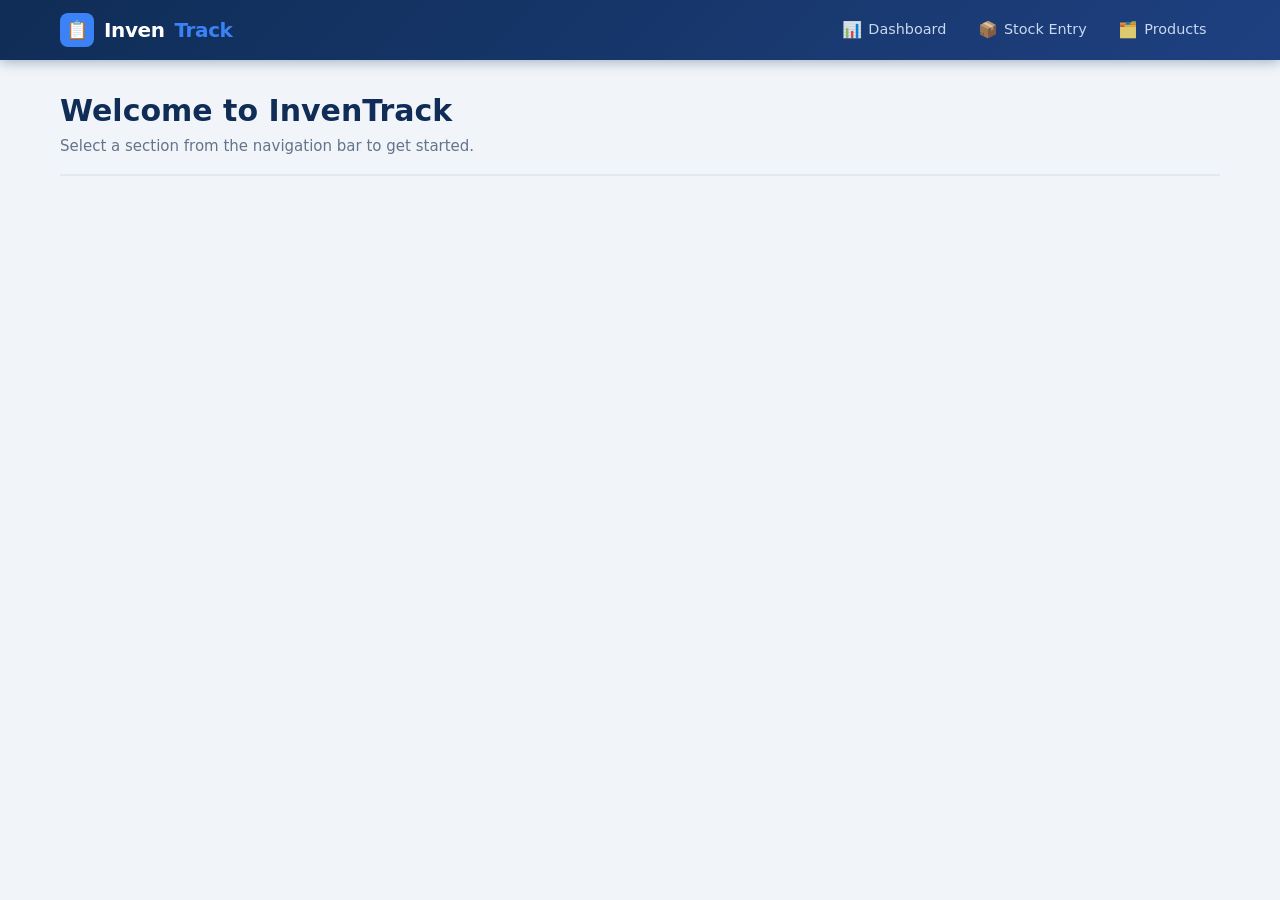
<file: index.html>
<!DOCTYPE html>
<html lang="en">
<head>
  <meta charset="UTF-8" />
  <meta name="viewport" content="width=device-width, initial-scale=1.0" />
  <meta name="description"
        content="InvenTrack — A lightweight inventory control system for managing products and stock movements." />
  <title>InvenTrack — Home</title>
  <link rel="stylesheet" href="shared/style.css" />
</head>
<body>

  <!-- Nav bar injected by shared/nav.js -->
  <script src="shared/nav.js" defer></script>

  <main class="page-wrapper" id="main-content">
    <header class="page-header">
      <h1>Welcome to InvenTrack</h1>
      <p>Select a section from the navigation bar to get started.</p>
    </header>

    <!-- Module root — content injected by each page's module script -->
    <div id="module-root"></div>
  </main>

  <!-- Shared data layer (available globally as window.InvenTrack) -->
  <script src="shared/data.js"></script>

</body>
</html>
</file>
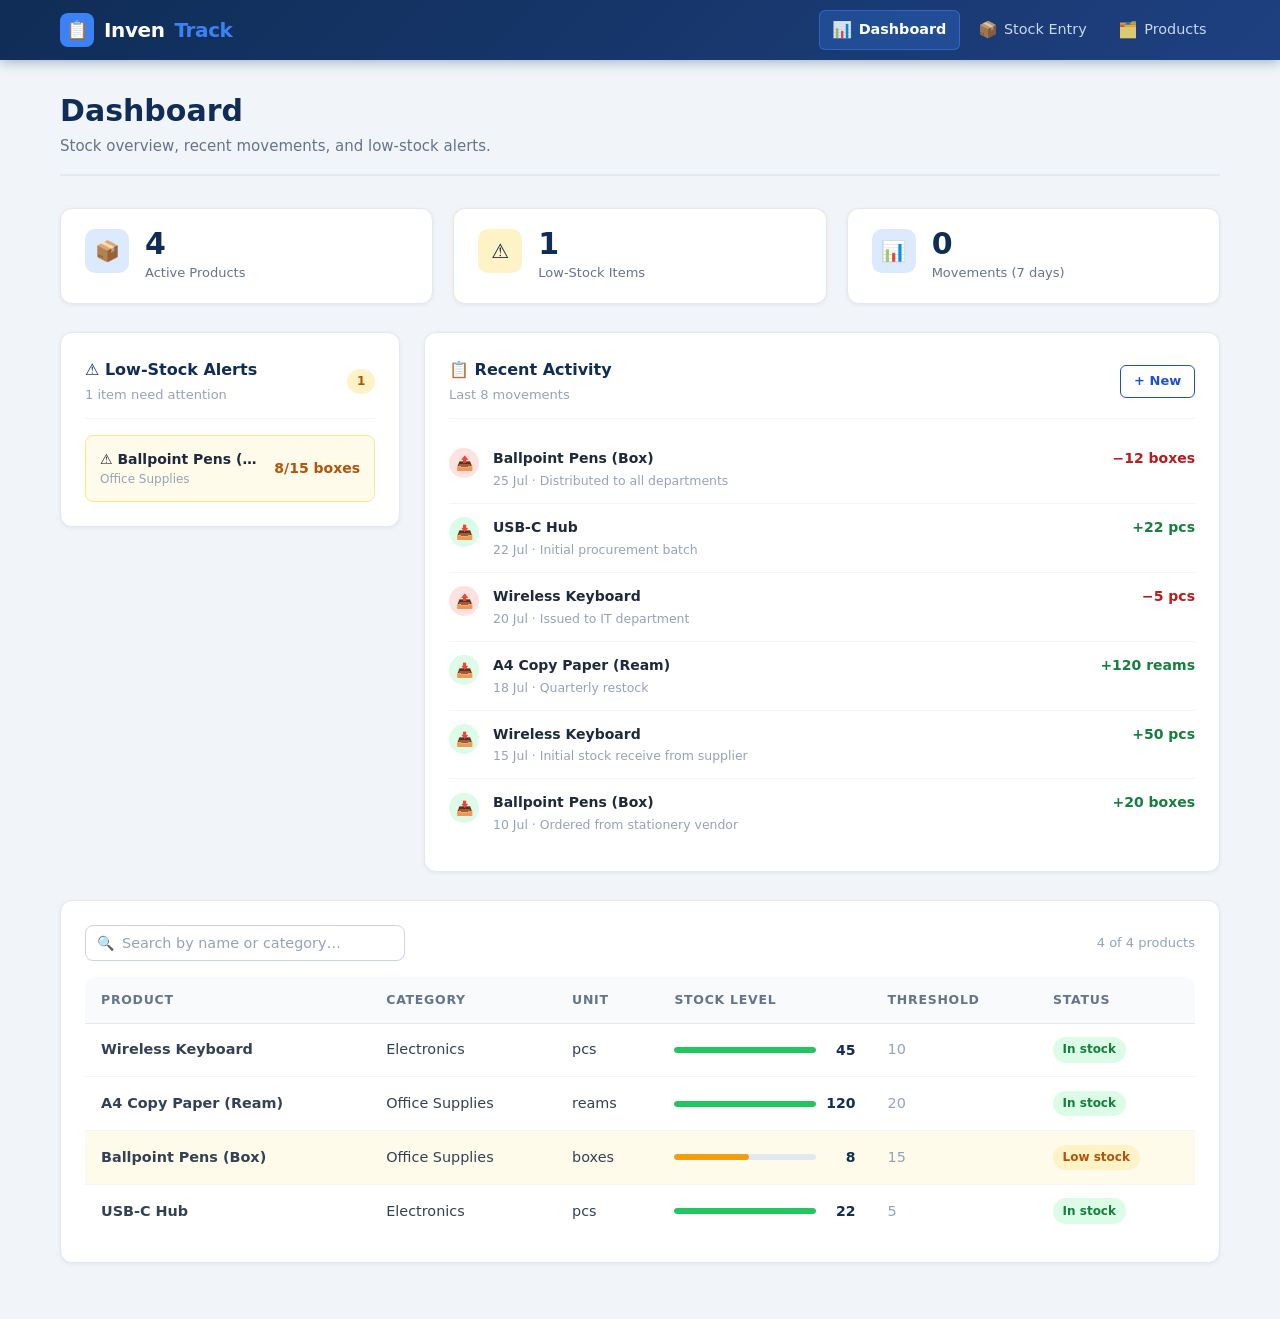
<file: dashboard.html>
<!DOCTYPE html>
<html lang="en">
<head>
  <meta charset="UTF-8" />
  <meta name="viewport" content="width=device-width, initial-scale=1.0" />
  <meta name="description"
        content="Inventory Dashboard showing stock and supply overview, analytics, recent movements, and low-stock alerts" />
  <title>Dashboard — InvenTrack</title>
  <link rel="stylesheet" href="shared/style.css" />
  <link rel="stylesheet" href="dashboard.css" />
</head>
<body>

  <!-- Nav bar injected by shared/nav.js -->
  <script src="shared/nav.js" defer></script>

  <main class="page-wrapper" id="main-content">
    <header class="page-header">
      <h1>Dashboard</h1>
      <p>Stock overview, recent movements, and low-stock alerts.</p>
    </header>

    <!-- Module root — dashboard widgets injected here by dashboard module -->
    <div id="module-root"></div>
  </main>

  <!-- Shared data layer (available globally as window.InvenTrack) -->
  <script src="shared/data.js"></script>
  <!-- Dashboard module -->
  <script src="dashboard.js"></script>

</body>
</html>
</file>
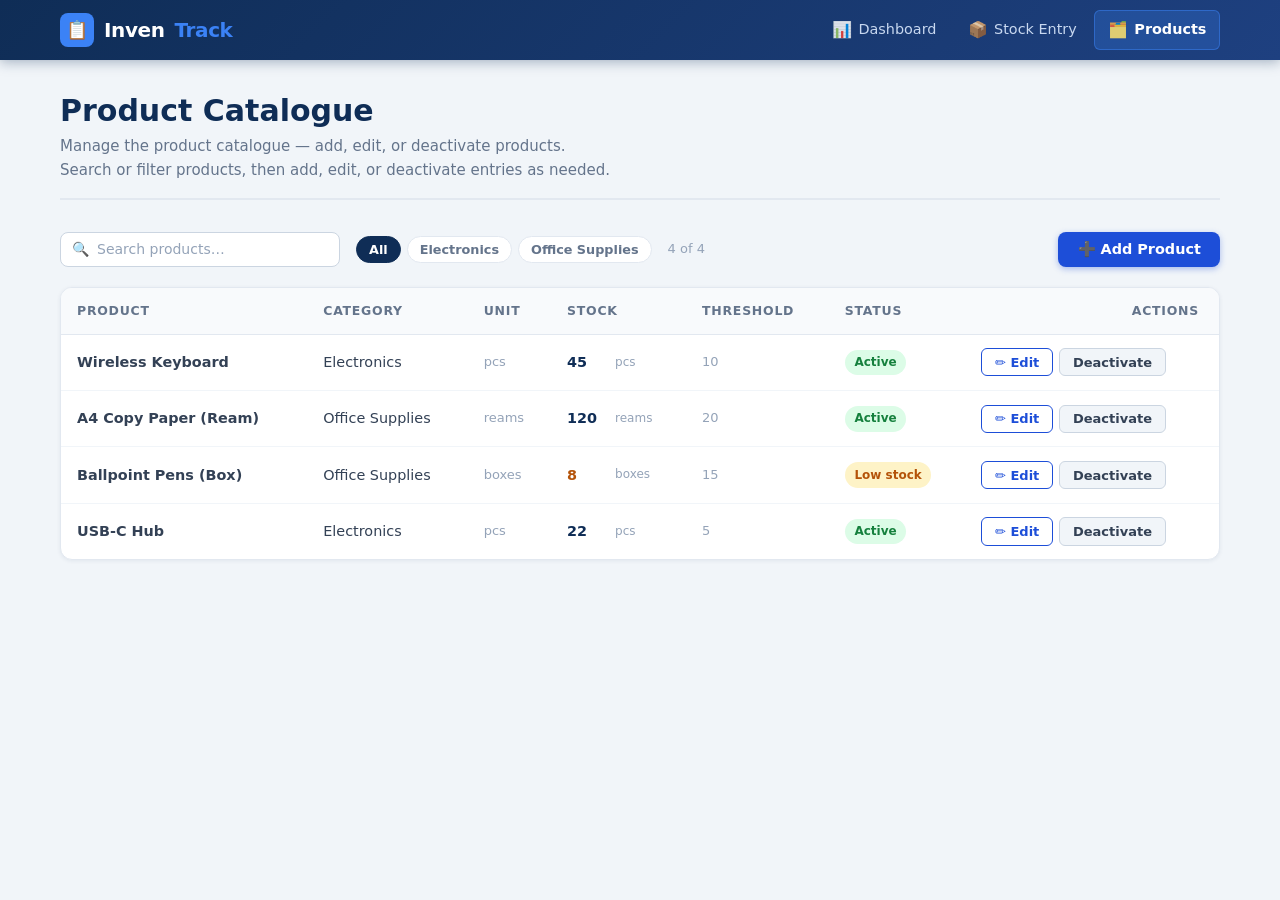
<file: products.html>
<!DOCTYPE html>
<html lang="en">
<head>
  <meta charset="UTF-8" />
  <meta name="viewport" content="width=device-width, initial-scale=1.0" />
  <meta name="description"
        content="InvenTrack Products — Manage your product catalogue: add, edit, and deactivate products." />
  <title>Products — InvenTrack</title>
  <link rel="stylesheet" href="shared/style.css" />
  <link rel="stylesheet" href="products.css" />
</head>
<body>

  <!-- Nav bar injected by shared/nav.js -->
  <script src="shared/nav.js" defer></script>

  <main class="page-wrapper" id="main-content">
    <header class="page-header">
  <h1>Product Catalogue</h1>
  <p>Manage the product catalogue — add, edit, or deactivate products.</p>
  <p class="page-subtext">Search or filter products, then add, edit, or deactivate entries as needed.</p>
  </header>

    <!-- Module root — product table and management UI injected here -->
    <div id="module-root"></div>
  </main>

  <!-- Shared data layer (available globally as window.InvenTrack) -->
  <script src="shared/data.js"></script>
  <!-- Products module -->
  <script src="products.js"></script>

</body>
</html>
</file>
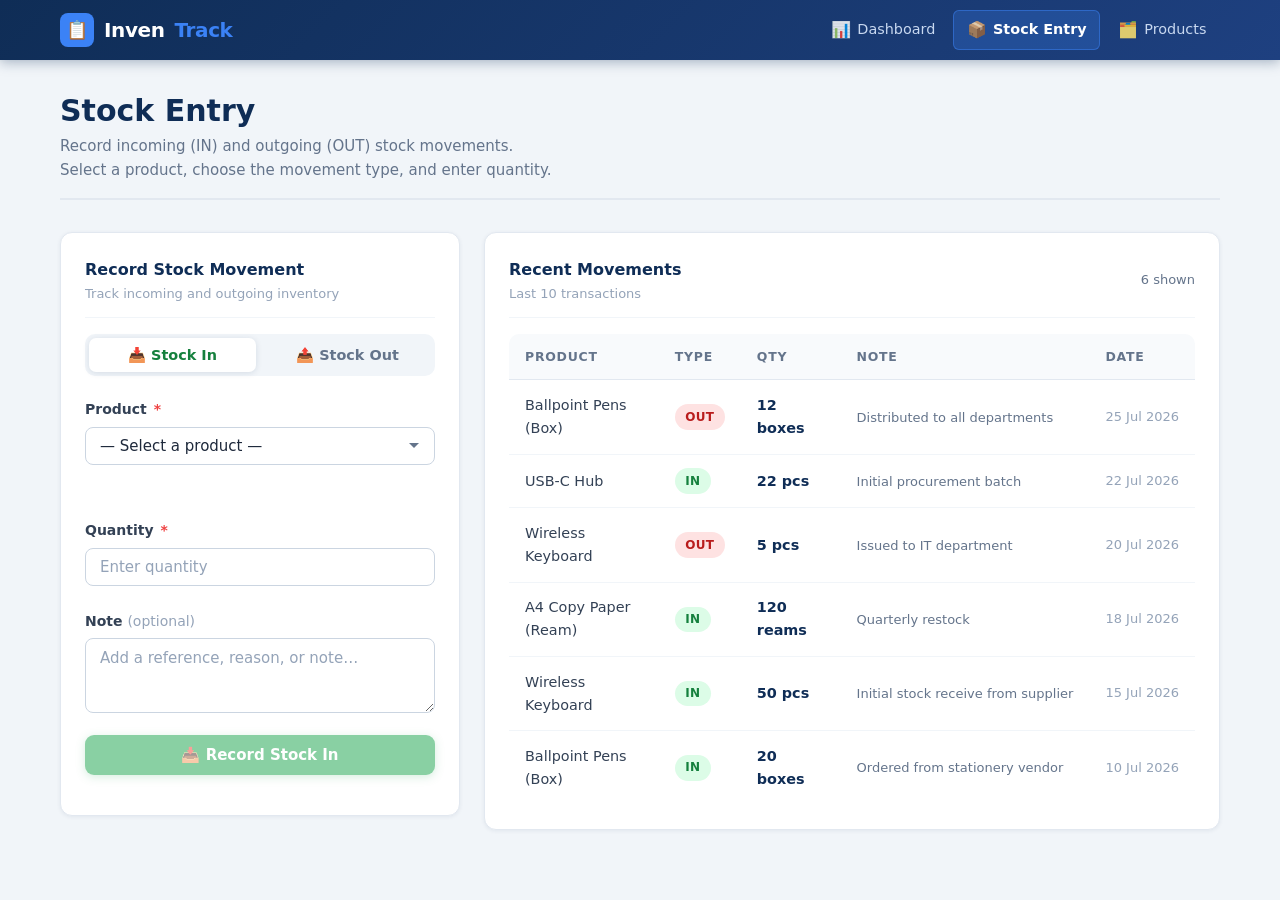
<file: stock-movement.html>
<!DOCTYPE html>
<html lang="en">
<head>
  <meta charset="UTF-8" />
  <meta name="viewport" content="width=device-width, initial-scale=1.0" />
  <meta name="description"
        content="InvenTrack Stock Entry — Record incoming and outgoing stock movements for your products." />
  <title>Stock Entry — InvenTrack</title>
  <link rel="stylesheet" href="shared/style.css" />
  <link rel="stylesheet" href="stock-movement.css" />
</head>
<body>

  <!-- Nav bar injected by shared/nav.js -->
  <script src="shared/nav.js" defer></script>

  <main class="page-wrapper" id="main-content">
    <header class="page-header">
      <h1>Stock  Entry</h1>
      <p>Record incoming (IN) and outgoing (OUT) stock movements.</p>
      <p class="page-subtext">Select a product, choose the movement type, and enter quantity.</p>
    </header>

    <!-- Module root — stock entry form and movement log injected here -->
    <div id="module-root"></div>
  </main>

  <!-- Shared data layer (available globally as window.InvenTrack) -->
  <script src="shared/data.js"></script>
  <!-- Stock movement module -->
  <script src="stock-movement.js"></script>

</body>
</html>
</file>
<file: shared/style.css>
/* ============================================================
   InvenTrack — Global Stylesheet
   Palette: Navy (#0f2d56) · Slate (#2d4a6e) · Accent (#3b82f6)
            Neutral-50 (#f8fafc) · Neutral-100 (#f1f5f9)
            Neutral-700 (#334155) · White (#ffffff)
   ============================================================ */

/* ---------- Reset & Base ---------- */
*, *::before, *::after {
  box-sizing: border-box;
  margin: 0;
  padding: 0;
}

html {
  font-size: 16px;
  scroll-behavior: smooth;
}

body {
  font-family: 'Inter', 'Segoe UI', system-ui, sans-serif;
  background-color: #f1f5f9;
  color: #1e293b;
  line-height: 1.6;
  min-height: 100vh;
}

a {
  color: inherit;
  text-decoration: none;
}

img {
  display: block;
  max-width: 100%;
}

/* ---------- Typography ---------- */
h1, h2, h3, h4, h5, h6 {
  font-weight: 700;
  line-height: 1.25;
  color: #0f2d56;
}

h1 { font-size: 1.875rem; }
h2 { font-size: 1.5rem; }
h3 { font-size: 1.25rem; }
h4 { font-size: 1.125rem; }

p { color: #475569; }

/* ---------- Layout ---------- */
.container {
  width: 100%;
  max-width: 1200px;
  margin: 0 auto;
  padding: 0 1.25rem;
}

.page-wrapper {
  padding: 2rem 1.25rem 3rem;
  max-width: 1200px;
  margin: 0 auto;
}

.page-header {
  margin-bottom: 2rem;
  padding-bottom: 1rem;
  border-bottom: 2px solid #e2e8f0;
}

.page-header h1 {
  margin-bottom: 0.25rem;
}

.page-header p {
  font-size: 0.9375rem;
  color: #64748b;
}

/* ---------- Top Navigation Bar ---------- */
#inventrack-nav {
  background: linear-gradient(135deg, #0f2d56 0%, #1e4080 100%);
  box-shadow: 0 2px 12px rgba(15, 45, 86, 0.35);
  position: sticky;
  top: 0;
  z-index: 1000;
}

#inventrack-nav .nav-inner {
  display: flex;
  align-items: center;
  justify-content: space-between;
  max-width: 1200px;
  margin: 0 auto;
  padding: 0 1.25rem;
  height: 60px;
}

#inventrack-nav .nav-brand {
  display: flex;
  align-items: center;
  gap: 0.625rem;
  color: #ffffff;
  font-size: 1.25rem;
  font-weight: 800;
  letter-spacing: -0.02em;
  text-decoration: none;
}

#inventrack-nav .nav-brand .brand-icon {
  display: flex;
  align-items: center;
  justify-content: center;
  width: 34px;
  height: 34px;
  background: #3b82f6;
  border-radius: 8px;
  font-size: 1.125rem;
}

#inventrack-nav .nav-brand .brand-dot {
  color: #3b82f6;
}

#inventrack-nav .nav-links {
  display: flex;
  align-items: center;
  gap: 0.25rem;
  list-style: none;
}

#inventrack-nav .nav-links li a {
  display: flex;
  align-items: center;
  gap: 0.4rem;
  padding: 0.45rem 0.85rem;
  border-radius: 6px;
  color: #c8d8f0;
  font-size: 0.9rem;
  font-weight: 500;
  transition: background 0.18s ease, color 0.18s ease;
  text-decoration: none;
}

#inventrack-nav .nav-links li a:hover {
  background: rgba(255, 255, 255, 0.12);
  color: #ffffff;
}

#inventrack-nav .nav-links li a.nav-active {
  background: rgba(59, 130, 246, 0.25);
  color: #ffffff;
  font-weight: 600;
  box-shadow: inset 0 0 0 1px rgba(59, 130, 246, 0.5);
}

#inventrack-nav .nav-links li a .nav-icon {
  font-size: 1rem;
  opacity: 0.85;
}

/* Hamburger toggle (mobile) */
#inventrack-nav .nav-toggle {
  display: none;
  flex-direction: column;
  gap: 5px;
  background: none;
  border: none;
  cursor: pointer;
  padding: 6px;
  border-radius: 6px;
}

#inventrack-nav .nav-toggle span {
  display: block;
  width: 24px;
  height: 2px;
  background: #c8d8f0;
  border-radius: 2px;
  transition: transform 0.2s, opacity 0.2s;
}

#inventrack-nav .nav-toggle.open span:nth-child(1) {
  transform: translateY(7px) rotate(45deg);
}
#inventrack-nav .nav-toggle.open span:nth-child(2) {
  opacity: 0;
}
#inventrack-nav .nav-toggle.open span:nth-child(3) {
  transform: translateY(-7px) rotate(-45deg);
}

/* ---------- Card Component ---------- */
.card {
  background: #ffffff;
  border: 1px solid #e2e8f0;
  border-radius: 12px;
  padding: 1.5rem;
  box-shadow: 0 1px 4px rgba(15, 45, 86, 0.07);
  transition: box-shadow 0.2s ease;
}

.card:hover {
  box-shadow: 0 4px 16px rgba(15, 45, 86, 0.1);
}

.card-header {
  display: flex;
  align-items: center;
  justify-content: space-between;
  margin-bottom: 1rem;
  padding-bottom: 0.75rem;
  border-bottom: 1px solid #f1f5f9;
}

.card-title {
  font-size: 1rem;
  font-weight: 700;
  color: #0f2d56;
}

.card-subtitle {
  font-size: 0.8125rem;
  color: #94a3b8;
  margin-top: 0.125rem;
}

/* Stat card variant */
.stat-card {
  background: #ffffff;
  border: 1px solid #e2e8f0;
  border-radius: 12px;
  padding: 1.25rem 1.5rem;
  box-shadow: 0 1px 4px rgba(15, 45, 86, 0.07);
  display: flex;
  align-items: flex-start;
  gap: 1rem;
}

.stat-card .stat-icon {
  display: flex;
  align-items: center;
  justify-content: center;
  width: 44px;
  height: 44px;
  border-radius: 10px;
  font-size: 1.25rem;
  flex-shrink: 0;
}

.stat-card .stat-icon.blue   { background: #dbeafe; }
.stat-card .stat-icon.green  { background: #dcfce7; }
.stat-card .stat-icon.amber  { background: #fef3c7; }
.stat-card .stat-icon.red    { background: #fee2e2; }

.stat-card .stat-value {
  font-size: 1.875rem;
  font-weight: 800;
  color: #0f2d56;
  line-height: 1;
}

.stat-card .stat-label {
  font-size: 0.8125rem;
  color: #64748b;
  margin-top: 0.25rem;
  font-weight: 500;
}

/* Grid helpers */
.grid { display: grid; gap: 1.25rem; }
.grid-2 { grid-template-columns: repeat(2, 1fr); }
.grid-3 { grid-template-columns: repeat(3, 1fr); }
.grid-4 { grid-template-columns: repeat(4, 1fr); }

/* ---------- Table Component ---------- */
.table-wrapper {
  width: 100%;
  overflow-x: auto;
  border-radius: 10px;
  border: 1px solid #e2e8f0;
  background: #ffffff;
  box-shadow: 0 1px 4px rgba(15, 45, 86, 0.07);
}

table {
  width: 100%;
  border-collapse: collapse;
  font-size: 0.9rem;
}

thead {
  background: #f8fafc;
  position: sticky;
  top: 0;
  z-index: 1;
}

thead th {
  padding: 0.8rem 1rem;
  text-align: left;
  font-size: 0.78rem;
  font-weight: 700;
  text-transform: uppercase;
  letter-spacing: 0.06em;
  color: #64748b;
  border-bottom: 1px solid #e2e8f0;
  white-space: nowrap;
}

tbody td {
  padding: 0.85rem 1rem;
  color: #334155;
  border-bottom: 1px solid #f1f5f9;
  vertical-align: middle;
}

tbody tr:last-child td {
  border-bottom: none;
}

tbody tr:hover {
  background: #f8fafc;
}

.td-mono {
  font-family: 'Courier New', monospace;
  font-size: 0.8125rem;
}

/* ---------- Badge / Pill ---------- */
.badge {
  display: inline-flex;
  align-items: center;
  gap: 0.25rem;
  padding: 0.2rem 0.6rem;
  border-radius: 999px;
  font-size: 0.75rem;
  font-weight: 600;
  white-space: nowrap;
}

.badge-blue   { background: #dbeafe; color: #1d4ed8; }
.badge-green  { background: #dcfce7; color: #15803d; }
.badge-amber  { background: #fef3c7; color: #b45309; }
.badge-red    { background: #fee2e2; color: #b91c1c; }
.badge-gray   { background: #f1f5f9; color: #475569; }

/* ---------- Form Elements ---------- */
.form-group {
  display: flex;
  flex-direction: column;
  gap: 0.375rem;
  margin-bottom: 1.125rem;
}

.form-label {
  font-size: 0.875rem;
  font-weight: 600;
  color: #334155;
}

.form-label .required {
  color: #ef4444;
  margin-left: 2px;
}

.form-input,
.form-select,
.form-textarea {
  width: 100%;
  padding: 0.575rem 0.875rem;
  border: 1.5px solid #cbd5e1;
  border-radius: 8px;
  font-size: 0.9375rem;
  color: #1e293b;
  background: #ffffff;
  transition: border-color 0.18s ease, box-shadow 0.18s ease;
  outline: none;
  font-family: inherit;
}

.form-input:focus,
.form-select:focus,
.form-textarea:focus {
  border-color: #3b82f6;
  box-shadow: 0 0 0 3px rgba(59, 130, 246, 0.15);
}

.form-input::placeholder,
.form-textarea::placeholder {
  color: #94a3b8;
}

.form-input.error,
.form-select.error,
.form-textarea.error {
  border-color: #ef4444;
  box-shadow: 0 0 0 3px rgba(239, 68, 68, 0.12);
}

.form-hint {
  font-size: 0.8rem;
  color: #94a3b8;
}

.form-error {
  font-size: 0.8rem;
  color: #ef4444;
  font-weight: 500;
}

.form-textarea {
  resize: vertical;
  min-height: 90px;
}

.form-select {
  appearance: none;
  background-image: url("data:image/svg+xml,%3Csvg xmlns='http://www.w3.org/2000/svg' width='12' height='12' viewBox='0 0 12 12'%3E%3Cpath fill='%2364748b' d='M6 8L1 3h10z'/%3E%3C/svg%3E");
  background-repeat: no-repeat;
  background-position: right 0.875rem center;
  padding-right: 2.25rem;
  cursor: pointer;
}

.form-row {
  display: grid;
  grid-template-columns: 1fr 1fr;
  gap: 1rem;
}

/* ---------- Buttons ---------- */
.btn {
  display: inline-flex;
  align-items: center;
  justify-content: center;
  gap: 0.4rem;
  padding: 0.55rem 1.2rem;
  border-radius: 8px;
  font-size: 0.9rem;
  font-weight: 600;
  font-family: inherit;
  border: none;
  cursor: pointer;
  transition: background 0.18s ease, box-shadow 0.18s ease, transform 0.1s ease;
  white-space: nowrap;
  text-decoration: none;
}

.btn:active {
  transform: translateY(1px);
}

.btn-primary {
  background: #1d4ed8;
  color: #ffffff;
  box-shadow: 0 2px 6px rgba(29, 78, 216, 0.35);
}

.btn-primary:hover {
  background: #1e40af;
  box-shadow: 0 4px 12px rgba(29, 78, 216, 0.4);
}

.btn-secondary {
  background: #f1f5f9;
  color: #334155;
  border: 1.5px solid #cbd5e1;
}

.btn-secondary:hover {
  background: #e2e8f0;
}

.btn-success {
  background: #16a34a;
  color: #ffffff;
  box-shadow: 0 2px 6px rgba(22, 163, 74, 0.3);
}

.btn-success:hover {
  background: #15803d;
}

.btn-danger {
  background: #dc2626;
  color: #ffffff;
  box-shadow: 0 2px 6px rgba(220, 38, 38, 0.3);
}

.btn-danger:hover {
  background: #b91c1c;
}

.btn-outline {
  background: transparent;
  color: #1d4ed8;
  border: 1.5px solid #1d4ed8;
}

.btn-outline:hover {
  background: #dbeafe;
}

.btn-sm {
  padding: 0.35rem 0.8rem;
  font-size: 0.8125rem;
  border-radius: 6px;
}

.btn-lg {
  padding: 0.75rem 1.75rem;
  font-size: 1rem;
  border-radius: 10px;
}

.btn:disabled {
  opacity: 0.5;
  cursor: not-allowed;
  transform: none;
  pointer-events: none;
}

/* ---------- Alerts / Notifications ---------- */
.alert {
  display: flex;
  align-items: flex-start;
  gap: 0.75rem;
  padding: 0.875rem 1rem;
  border-radius: 8px;
  font-size: 0.9rem;
  margin-bottom: 1rem;
}

.alert-info    { background: #dbeafe; color: #1e40af; border-left: 4px solid #3b82f6; }
.alert-success { background: #dcfce7; color: #14532d; border-left: 4px solid #22c55e; }
.alert-warning { background: #fef3c7; color: #78350f; border-left: 4px solid #f59e0b; }
.alert-danger  { background: #fee2e2; color: #7f1d1d; border-left: 4px solid #ef4444; }

/* ---------- Empty State ---------- */
.empty-state {
  display: flex;
  flex-direction: column;
  align-items: center;
  justify-content: center;
  padding: 3rem 1rem;
  text-align: center;
  color: #94a3b8;
}

.empty-state .empty-icon {
  font-size: 2.5rem;
  margin-bottom: 0.75rem;
  opacity: 0.6;
}

.empty-state h3 {
  color: #64748b;
  margin-bottom: 0.375rem;
}

/* ---------- Utilities ---------- */
.mt-1  { margin-top: 0.25rem; }
.mt-2  { margin-top: 0.5rem; }
.mt-4  { margin-top: 1rem; }
.mt-6  { margin-top: 1.5rem; }
.mb-2  { margin-bottom: 0.5rem; }
.mb-4  { margin-bottom: 1rem; }
.mb-6  { margin-bottom: 1.5rem; }
.ml-auto { margin-left: auto; }
.flex { display: flex; }
.flex-col { flex-direction: column; }
.items-center { align-items: center; }
.justify-between { justify-content: space-between; }
.gap-2 { gap: 0.5rem; }
.gap-4 { gap: 1rem; }
.text-right { text-align: right; }
.text-sm { font-size: 0.875rem; }
.text-xs { font-size: 0.75rem; }
.text-muted { color: #94a3b8; }
.font-bold { font-weight: 700; }
.w-full { width: 100%; }

/* Divider */
.divider {
  border: none;
  border-top: 1px solid #e2e8f0;
  margin: 1.5rem 0;
}

/* ---------- Responsive Breakpoints ---------- */
@media (max-width: 900px) {
  .grid-4 { grid-template-columns: repeat(2, 1fr); }
  .grid-3 { grid-template-columns: repeat(2, 1fr); }
}

@media (max-width: 640px) {
  h1 { font-size: 1.5rem; }

  #inventrack-nav .nav-toggle {
    display: flex;
  }

  #inventrack-nav .nav-links {
    display: none;
    flex-direction: column;
    position: absolute;
    top: 60px;
    left: 0;
    right: 0;
    background: #0f2d56;
    padding: 0.75rem 1.25rem 1rem;
    box-shadow: 0 8px 20px rgba(15, 45, 86, 0.4);
    gap: 0.25rem;
  }

  #inventrack-nav .nav-links.open {
    display: flex;
  }

  #inventrack-nav .nav-links li a {
    padding: 0.625rem 0.875rem;
    border-radius: 8px;
    font-size: 0.9375rem;
  }

  .grid-2,
  .grid-3,
  .grid-4 {
    grid-template-columns: 1fr;
  }

  .form-row {
    grid-template-columns: 1fr;
  }

  .page-wrapper {
    padding: 1.25rem 1rem 2rem;
  }
}

/* ---------- Google Fonts import ---------- */
@import url('https://fonts.googleapis.com/css2?family=Inter:wght@400;500;600;700;800&display=swap');
</file>
<file: dashboard.css>
/* ============================================================
   Dashboard Module — dashboard.css
   Extends shared/style.css. Do not duplicate base classes.
   ============================================================ */

/* ---------- Stats Row ---------- */
.dash-stats {
  display: grid;
  grid-template-columns: repeat(3, 1fr);
  gap: 1.25rem;
  margin-bottom: 1.75rem;
}

.stat-card {
  cursor: default;
  transition: box-shadow 0.2s ease, transform 0.15s ease;
}

.stat-card:hover {
  box-shadow: 0 6px 20px rgba(15, 45, 86, 0.12);
  transform: translateY(-2px);
}

.stat-card .stat-body {
  flex: 1;
}

.stat-card .stat-trend {
  font-size: 0.75rem;
  font-weight: 600;
  margin-top: 0.375rem;
  display: flex;
  align-items: center;
  gap: 0.2rem;
}

.stat-card .stat-trend.up    { color: #16a34a; }
.stat-card .stat-trend.down  { color: #dc2626; }
.stat-card .stat-trend.neutral { color: #94a3b8; }

/* ---------- Two-Column Section ---------- */
.dash-mid {
  display: grid;
  grid-template-columns: 340px 1fr;
  gap: 1.5rem;
  margin-bottom: 1.75rem;
}

/* ---------- Low-Stock Panel ---------- */
.dash-low-stock {
  display: flex;
  flex-direction: column;
  gap: 0;
}

.low-stock-list {
  display: flex;
  flex-direction: column;
  gap: 0.5rem;
}

.low-stock-item {
  display: flex;
  align-items: center;
  justify-content: space-between;
  padding: 0.75rem 0.875rem;
  border-radius: 8px;
  background: #fffbeb;
  border: 1px solid #fde68a;
  transition: background 0.18s;
  gap: 0.5rem;
}

.low-stock-item.critical {
  background: #fff1f2;
  border-color: #fca5a5;
}

.low-stock-item:hover {
  background: #fef3c7;
}

.low-stock-item.critical:hover {
  background: #fee2e2;
}

.lsi-name {
  font-size: 0.875rem;
  font-weight: 600;
  color: #1e293b;
  flex: 1;
  min-width: 0;
  white-space: nowrap;
  overflow: hidden;
  text-overflow: ellipsis;
}

.lsi-category {
  font-size: 0.75rem;
  color: #94a3b8;
  display: block;
  font-weight: 400;
}

.lsi-stock {
  font-size: 0.875rem;
  font-weight: 700;
  color: #b45309;
  white-space: nowrap;
  flex-shrink: 0;
}

.lsi-stock.critical {
  color: #b91c1c;
}

.dash-all-clear {
  display: flex;
  flex-direction: column;
  align-items: center;
  padding: 2rem 1rem;
  text-align: center;
  gap: 0.5rem;
}

.dash-all-clear .all-clear-icon {
  font-size: 2rem;
  line-height: 1;
}

.dash-all-clear p {
  font-size: 0.875rem;
  font-weight: 500;
  color: #16a34a;
  margin: 0;
}

/* ---------- Recent Movements Feed ---------- */
.dash-recent-feed {
  display: flex;
  flex-direction: column;
  gap: 0;
}

.feed-list {
  display: flex;
  flex-direction: column;
}

.feed-item {
  display: flex;
  align-items: flex-start;
  gap: 0.875rem;
  padding: 0.75rem 0;
  border-bottom: 1px solid #f1f5f9;
  transition: background 0.15s;
}

.feed-item:last-child {
  border-bottom: none;
}

.feed-item:hover {
  background: #f8fafc;
  border-radius: 8px;
  padding-left: 0.5rem;
  padding-right: 0.5rem;
  margin: 0 -0.5rem;
}

.feed-dot {
  width: 30px;
  height: 30px;
  border-radius: 50%;
  display: flex;
  align-items: center;
  justify-content: center;
  font-size: 0.875rem;
  flex-shrink: 0;
  margin-top: 0.1rem;
}

.feed-dot.in  { background: #dcfce7; }
.feed-dot.out { background: #fee2e2; }

.feed-body { flex: 1; min-width: 0; }

.feed-title {
  font-size: 0.875rem;
  font-weight: 600;
  color: #1e293b;
  white-space: nowrap;
  overflow: hidden;
  text-overflow: ellipsis;
}

.feed-meta {
  font-size: 0.78rem;
  color: #94a3b8;
  margin-top: 0.1rem;
}

.feed-qty {
  font-size: 0.875rem;
  font-weight: 700;
  flex-shrink: 0;
  text-align: right;
}

.feed-qty.in  { color: #15803d; }
.feed-qty.out { color: #b91c1c; }

/* ---------- Full Stock Table Section ---------- */
.dash-stock-section {
  margin-bottom: 0.5rem;
}

.dash-table-toolbar {
  display: flex;
  align-items: center;
  justify-content: space-between;
  gap: 1rem;
  margin-bottom: 1rem;
}

.dash-search-wrap {
  position: relative;
  flex: 1;
  max-width: 320px;
}

.dash-search-icon {
  position: absolute;
  left: 0.75rem;
  top: 50%;
  transform: translateY(-50%);
  font-size: 0.875rem;
  color: #94a3b8;
  pointer-events: none;
}

.dash-search {
  width: 100%;
  padding: 0.55rem 0.875rem 0.55rem 2.25rem;
  border: 1.5px solid #cbd5e1;
  border-radius: 8px;
  font-size: 0.9rem;
  color: #1e293b;
  background: #ffffff;
  outline: none;
  font-family: inherit;
  transition: border-color 0.18s, box-shadow 0.18s;
}

.dash-search:focus {
  border-color: #3b82f6;
  box-shadow: 0 0 0 3px rgba(59, 130, 246, 0.15);
}

.dash-search::placeholder {
  color: #94a3b8;
}

.dash-results-count {
  font-size: 0.8125rem;
  color: #94a3b8;
  white-space: nowrap;
}

/* Low-stock row highlight in main table */
tbody tr.row-low-stock {
  background: #fffbeb;
}

tbody tr.row-low-stock:hover {
  background: #fef3c7;
}

tbody tr.row-critical {
  background: #fff1f2;
}

tbody tr.row-critical:hover {
  background: #fee2e2;
}

.dash-stock-bar-wrap {
  display: flex;
  align-items: center;
  gap: 0.5rem;
}

.dash-stock-bar {
  flex: 1;
  height: 6px;
  background: #e2e8f0;
  border-radius: 999px;
  overflow: hidden;
}

.dash-stock-fill {
  height: 100%;
  border-radius: 999px;
  transition: width 0.4s ease;
}

.dash-stock-fill.ok       { background: #22c55e; }
.dash-stock-fill.low      { background: #f59e0b; }
.dash-stock-fill.critical { background: #ef4444; }

.dash-stock-num {
  font-size: 0.875rem;
  font-weight: 700;
  color: #0f2d56;
  min-width: 2rem;
  text-align: right;
}

/* ---------- Responsive ---------- */
@media (max-width: 900px) {
  .dash-stats {
    grid-template-columns: repeat(2, 1fr);
  }

  .dash-mid {
    grid-template-columns: 1fr;
  }
}

@media (max-width: 640px) {
  .dash-stats {
    grid-template-columns: 1fr;
  }

  .dash-table-toolbar {
    flex-direction: column;
    align-items: stretch;
  }

  .dash-search-wrap {
    max-width: none;
  }
}
</file>
<file: products.css>
/* ============================================================
   Products Module — products.css
   Extends shared/style.css. Do not duplicate base classes.
   ============================================================ */

/* ---------- Toolbar ---------- */
.prod-toolbar {
  display: flex;
  align-items: center;
  justify-content: space-between;
  gap: 1rem;
  margin-bottom: 1.25rem;
  flex-wrap: wrap;
}

.prod-toolbar-left {
  display: flex;
  align-items: center;
  gap: 1rem;
  flex: 1;
  min-width: 0;
}

.prod-search-wrap {
  position: relative;
  flex: 1;
  max-width: 280px;
}

.prod-search-icon {
  position: absolute;
  left: 0.75rem;
  top: 50%;
  transform: translateY(-50%);
  font-size: 0.875rem;
  color: #94a3b8;
  pointer-events: none;
}

.prod-search {
  width: 100%;
  padding: 0.55rem 0.875rem 0.55rem 2.25rem;
  border: 1.5px solid #cbd5e1;
  border-radius: 8px;
  font-size: 0.875rem;
  color: #1e293b;
  background: #ffffff;
  outline: none;
  font-family: inherit;
  transition: border-color 0.18s, box-shadow 0.18s;
}

.prod-search:focus {
  border-color: #3b82f6;
  box-shadow: 0 0 0 3px rgba(59, 130, 246, 0.15);
}

.prod-search::placeholder { color: #94a3b8; }

.prod-count {
  font-size: 0.8125rem;
  color: #94a3b8;
  white-space: nowrap;
}

/* ---------- Form Panel ---------- */
.prod-form-panel {
  overflow: hidden;
  max-height: 0;
  opacity: 0;
  margin-bottom: 0;
  transition: max-height 0.35s ease, opacity 0.3s ease, margin-bottom 0.35s ease;
}

.prod-form-panel.open {
  max-height: 700px;
  opacity: 1;
  margin-bottom: 1.5rem;
}

.prod-form-card {
  border: 1.5px solid #3b82f6;
  border-radius: 12px;
  background: #ffffff;
  box-shadow: 0 4px 20px rgba(59, 130, 246, 0.12);
}

.prod-form-header {
  display: flex;
  align-items: center;
  justify-content: space-between;
  padding: 1.125rem 1.5rem;
  border-bottom: 1px solid #e2e8f0;
}

.prod-form-title {
  font-size: 1rem;
  font-weight: 700;
  color: #0f2d56;
  display: flex;
  align-items: center;
  gap: 0.5rem;
}

.prod-form-close {
  display: flex;
  align-items: center;
  justify-content: center;
  width: 30px;
  height: 30px;
  border: none;
  background: #f1f5f9;
  border-radius: 6px;
  cursor: pointer;
  color: #64748b;
  font-size: 1rem;
  transition: background 0.15s, color 0.15s;
}

.prod-form-close:hover {
  background: #e2e8f0;
  color: #334155;
}

.prod-form-body {
  padding: 1.375rem 1.5rem 1.5rem;
}

.prod-form-grid {
  display: grid;
  grid-template-columns: 1fr 1fr;
  gap: 0 1.25rem;
}

.prod-form-row-full {
  grid-column: 1 / -1;
}

.prod-form-actions {
  display: flex;
  justify-content: flex-end;
  gap: 0.75rem;
  margin-top: 0.375rem;
}

/* Form field error */
.field-error {
  font-size: 0.78rem;
  color: #ef4444;
  font-weight: 500;
  margin-top: 0.25rem;
  display: none;
}

.field-error.visible {
  display: block;
}

/* ---------- Products Table ---------- */
.prod-table-wrap {
  border-radius: 12px;
  border: 1px solid #e2e8f0;
  background: #ffffff;
  box-shadow: 0 1px 4px rgba(15, 45, 86, 0.07);
  overflow: hidden;
}

/* Inactive rows */
tbody tr.row-inactive {
  opacity: 0.5;
  background: #f8fafc;
}

tbody tr.row-inactive:hover {
  background: #f1f5f9;
  opacity: 0.65;
}

tbody tr.row-inactive td {
  color: #94a3b8;
}

/* Stock indicator in table */
.prod-stock-cell {
  display: flex;
  align-items: center;
  gap: 0.5rem;
}

.prod-stock-num {
  font-weight: 700;
  color: #0f2d56;
  min-width: 2.5rem;
}

.prod-stock-num.low      { color: #b45309; }
.prod-stock-num.critical { color: #b91c1c; }

/* ---------- Action Buttons in Table ---------- */
.prod-actions {
  display: flex;
  align-items: center;
  gap: 0.375rem;
  white-space: nowrap;
}

/* ---------- Inline Deactivate Confirm ---------- */
.prod-confirm-wrap {
  display: flex;
  align-items: center;
  gap: 0.5rem;
  animation: fade-in-left 0.2s ease;
}

@keyframes fade-in-left {
  from { opacity: 0; transform: translateX(8px); }
  to   { opacity: 1; transform: translateX(0); }
}

.prod-confirm-label {
  font-size: 0.8rem;
  font-weight: 600;
  color: #7f1d1d;
  white-space: nowrap;
}

/* ---------- Category Filter Tabs ---------- */
.prod-filter-tabs {
  display: flex;
  align-items: center;
  gap: 0.375rem;
  flex-wrap: wrap;
}

.prod-filter-tab {
  padding: 0.3rem 0.75rem;
  border-radius: 999px;
  border: 1.5px solid #e2e8f0;
  background: #ffffff;
  color: #64748b;
  font-size: 0.8rem;
  font-weight: 600;
  cursor: pointer;
  transition: all 0.18s ease;
  font-family: inherit;
}

.prod-filter-tab:hover {
  border-color: #94a3b8;
  color: #334155;
}

.prod-filter-tab.active {
  background: #0f2d56;
  border-color: #0f2d56;
  color: #ffffff;
}

/* ---------- Threshold indicator ---------- */
.prod-threshold {
  font-size: 0.8125rem;
  color: #94a3b8;
}

/* ---------- Responsive ---------- */
@media (max-width: 900px) {
  .prod-form-grid {
    grid-template-columns: 1fr;
  }

  .prod-form-row-full {
    grid-column: 1;
  }

  .prod-toolbar {
    flex-direction: column;
    align-items: stretch;
  }

  .prod-toolbar-left {
    flex-direction: column;
    align-items: stretch;
    gap: 0.75rem;
  }

  .prod-search-wrap {
    max-width: none;
  }
}

@media (max-width: 640px) {
  .prod-form-panel.open {
    max-height: 1000px;
  }

  .prod-confirm-wrap {
    flex-wrap: wrap;
  }
}
</file>
<file: stock-movement.css>
/* ============================================================
   Stock Movement Module — stock-movement.css
   Extends shared/style.css. Do not duplicate base classes.
   ============================================================ */

/* ---------- Page Layout ---------- */
.sm-layout {
  display: grid;
  grid-template-columns: 400px 1fr;
  gap: 1.5rem;
  align-items: start;
}

/* Form card: no hover lift (it's a primary action surface) */
.sm-form-card {
  position: sticky;
  top: 80px;
}

.sm-form-card:hover {
  box-shadow: 0 1px 4px rgba(15, 45, 86, 0.07);
}

/* ---------- IN / OUT Toggle ---------- */
.sm-type-toggle {
  display: grid;
  grid-template-columns: 1fr 1fr;
  gap: 0.5rem;
  margin-bottom: 1.375rem;
  background: #f1f5f9;
  padding: 4px;
  border-radius: 10px;
}

.sm-type-btn {
  display: flex;
  align-items: center;
  justify-content: center;
  gap: 0.4rem;
  padding: 0.55rem 1rem;
  border: none;
  border-radius: 7px;
  font-size: 0.9rem;
  font-weight: 600;
  font-family: inherit;
  cursor: pointer;
  transition: background 0.2s ease, color 0.2s ease, box-shadow 0.2s ease;
  color: #64748b;
  background: transparent;
}

.sm-type-btn:hover {
  background: #e2e8f0;
  color: #334155;
}

.sm-type-btn.active[data-type="IN"] {
  background: #ffffff;
  color: #15803d;
  box-shadow: 0 1px 6px rgba(15, 45, 86, 0.12);
}

.sm-type-btn.active[data-type="OUT"] {
  background: #ffffff;
  color: #b91c1c;
  box-shadow: 0 1px 6px rgba(15, 45, 86, 0.12);
}

/* ---------- Stock Preview Chip ---------- */
.sm-stock-preview {
  display: flex;
  align-items: center;
  gap: 0.5rem;
  margin-top: 0.375rem;
  min-height: 1.5rem;
}

.sm-stock-chip {
  display: inline-flex;
  align-items: center;
  gap: 0.35rem;
  padding: 0.2rem 0.75rem;
  border-radius: 999px;
  font-size: 0.8rem;
  font-weight: 600;
  background: #f1f5f9;
  color: #334155;
  border: 1px solid #e2e8f0;
  transition: background 0.2s, color 0.2s;
}

.sm-stock-chip.low {
  background: #fef3c7;
  color: #b45309;
  border-color: #fde68a;
}

.sm-stock-chip.critical {
  background: #fee2e2;
  color: #b91c1c;
  border-color: #fca5a5;
}

/* ---------- Save Button ---------- */
.sm-save-btn {
  width: 100%;
  margin-top: 0.25rem;
  padding: 0.7rem 1.5rem;
  font-size: 0.9375rem;
  border-radius: 9px;
  transition: background 0.18s ease, box-shadow 0.18s ease, transform 0.1s ease;
}

.sm-save-btn.in-mode {
  background: #16a34a;
  color: #ffffff;
  box-shadow: 0 2px 8px rgba(22, 163, 74, 0.35);
}

.sm-save-btn.in-mode:hover:not(:disabled) {
  background: #15803d;
  box-shadow: 0 4px 14px rgba(22, 163, 74, 0.4);
}

.sm-save-btn.out-mode {
  background: #dc2626;
  color: #ffffff;
  box-shadow: 0 2px 8px rgba(220, 38, 38, 0.35);
}

.sm-save-btn.out-mode:hover:not(:disabled) {
  background: #b91c1c;
  box-shadow: 0 4px 14px rgba(220, 38, 38, 0.4);
}

/* ---------- Feedback Banner ---------- */
.sm-feedback {
  margin-top: 1rem;
  border-radius: 8px;
  overflow: hidden;
  max-height: 0;
  opacity: 0;
  transition: max-height 0.3s ease, opacity 0.3s ease, margin 0.3s ease;
}

.sm-feedback.visible {
  max-height: 200px;
  opacity: 1;
}

.sm-feedback-inner {
  padding: 0.875rem 1rem;
  display: flex;
  align-items: flex-start;
  gap: 0.625rem;
  font-size: 0.875rem;
  font-weight: 500;
  line-height: 1.5;
}

.sm-feedback-inner.success {
  background: #dcfce7;
  color: #14532d;
  border-left: 4px solid #22c55e;
}

.sm-feedback-inner.error {
  background: #fee2e2;
  color: #7f1d1d;
  border-left: 4px solid #ef4444;
}

.sm-feedback-icon {
  font-size: 1.1rem;
  flex-shrink: 0;
  line-height: 1;
  margin-top: 0.1rem;
}

.sm-feedback-new-stock {
  display: block;
  font-size: 0.8rem;
  font-weight: 400;
  margin-top: 0.25rem;
  opacity: 0.8;
}

/* ---------- Recent Movements Table ---------- */
.sm-movements-card {
  min-height: 300px;
}

.sm-movements-header {
  display: flex;
  align-items: center;
  justify-content: space-between;
  margin-bottom: 1rem;
  padding-bottom: 0.75rem;
  border-bottom: 1px solid #f1f5f9;
}

.sm-movements-count {
  font-size: 0.8125rem;
  color: #64748b;
  font-weight: 500;
}

.sm-type-pill {
  display: inline-flex;
  align-items: center;
  gap: 0.25rem;
  padding: 0.2rem 0.65rem;
  border-radius: 999px;
  font-size: 0.75rem;
  font-weight: 700;
  letter-spacing: 0.03em;
}

.sm-type-pill.in {
  background: #dcfce7;
  color: #15803d;
}

.sm-type-pill.out {
  background: #fee2e2;
  color: #b91c1c;
}

.sm-qty-cell {
  font-weight: 700;
  color: #0f2d56;
}

.sm-note-cell {
  max-width: 180px;
  white-space: nowrap;
  overflow: hidden;
  text-overflow: ellipsis;
  color: #64748b;
  font-size: 0.8125rem;
}

.sm-date-cell {
  white-space: nowrap;
  font-size: 0.8125rem;
  color: #94a3b8;
}

/* Highlight the newest-added row */
@keyframes sm-row-flash {
  0%   { background: #dbeafe; }
  100% { background: transparent; }
}

.sm-row-new {
  animation: sm-row-flash 2s ease forwards;
}

/* ---------- Responsive ---------- */
@media (max-width: 900px) {
  .sm-layout {
    grid-template-columns: 1fr;
  }

  .sm-form-card {
    position: static;
  }
}
</file>
